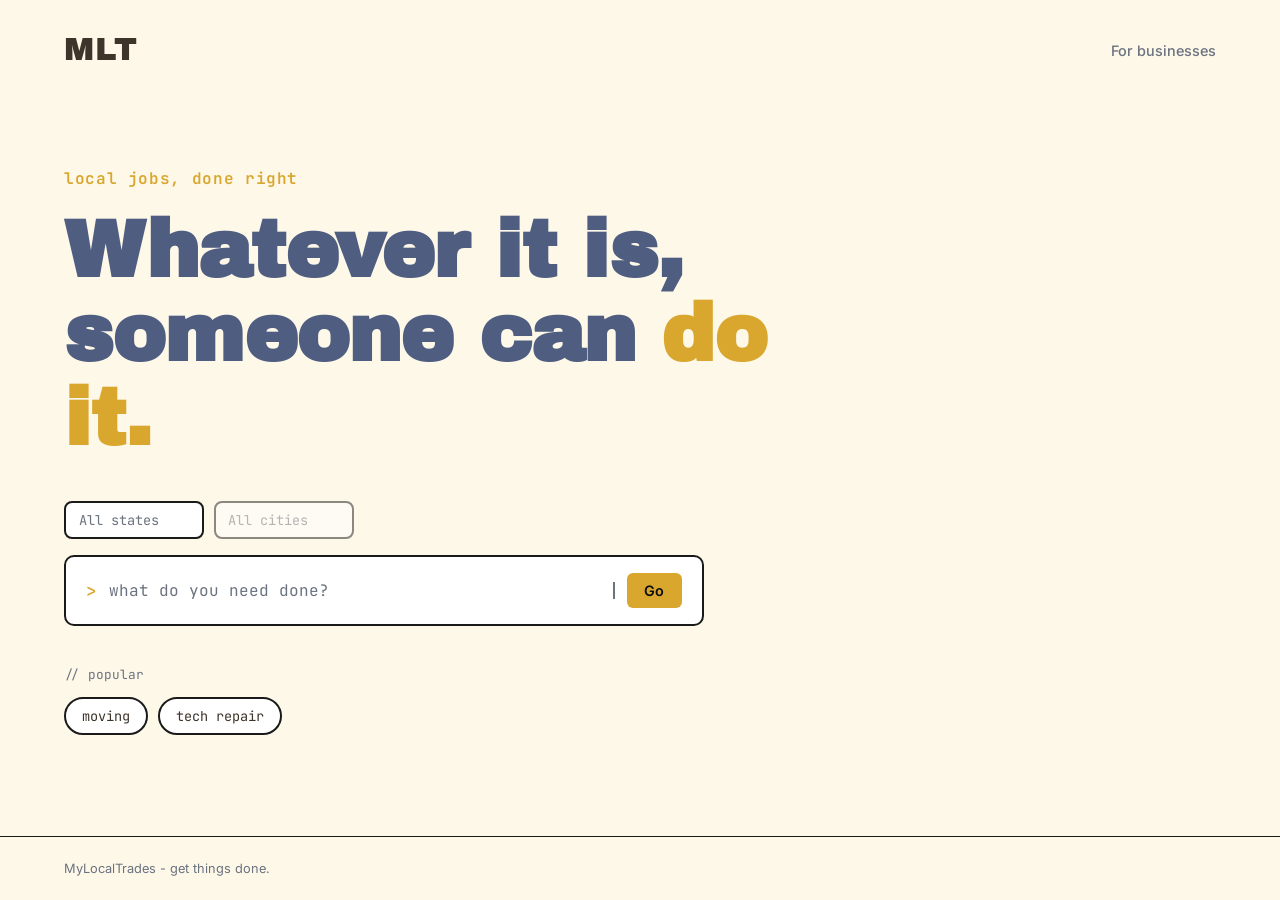
<file: index.html>
<!DOCTYPE html>
<html lang="en">
<head>
<meta charset="UTF-8">
<meta name="viewport" content="width=device-width, initial-scale=1.0">
<title>MyLocalTrades - Get it done.</title>
<link rel="stylesheet" href="style.css">
</head>
<body>

  <header class="topbar">
    <div class="wordmark">MLT</div>
    <nav class="topnav">
      <a href="#" class="nav-link">For businesses</a>
    </nav>
  </header>

  <main class="hero">
    <p class="eyebrow">local jobs, done right</p>
    <h1 class="headline">Whatever it is,<br>someone can <span class="accent">do it.</span></h1>

    <div class="location-row">
      <div class="location-field">
        <input
          id="stateSelect"
          class="location-select"
          type="text"
          list="stateOptions"
          placeholder="All states"
          autocomplete="off"
        >
        <datalist id="stateOptions"></datalist>
      </div>
      <div class="location-field">
        <input
          id="citySelect"
          class="location-select"
          type="text"
          list="cityOptions"
          placeholder="All cities"
          autocomplete="off"
          disabled
        >
        <datalist id="cityOptions"></datalist>
      </div>
    </div>

    <div class="prompt-shell">
      <span class="prompt-glyph">&gt;</span>
      <input
        id="searchInput"
        class="prompt-input"
        type="text"
        placeholder="what do you need done?"
        autocomplete="off"
        spellcheck="false"
      >
      <span class="cursor" aria-hidden="true"></span>
      <button class="prompt-go" id="searchGo" aria-label="Search">Go</button>
    </div>

    <div class="services">
      <p class="services-label">// popular</p>
      <!-- Tags are rendered by script.js from whatever categories
           exist in providers.txt. Add/remove a category by
           adding/removing listings in that file - not here. -->
      <div class="tag-row" id="tagRow"></div>
    </div>
  </main>

  <footer class="footer">
    <p>MyLocalTrades - get things done.</p>
  </footer>

<script src="script.js"></script>
</body>
</html>
</file>
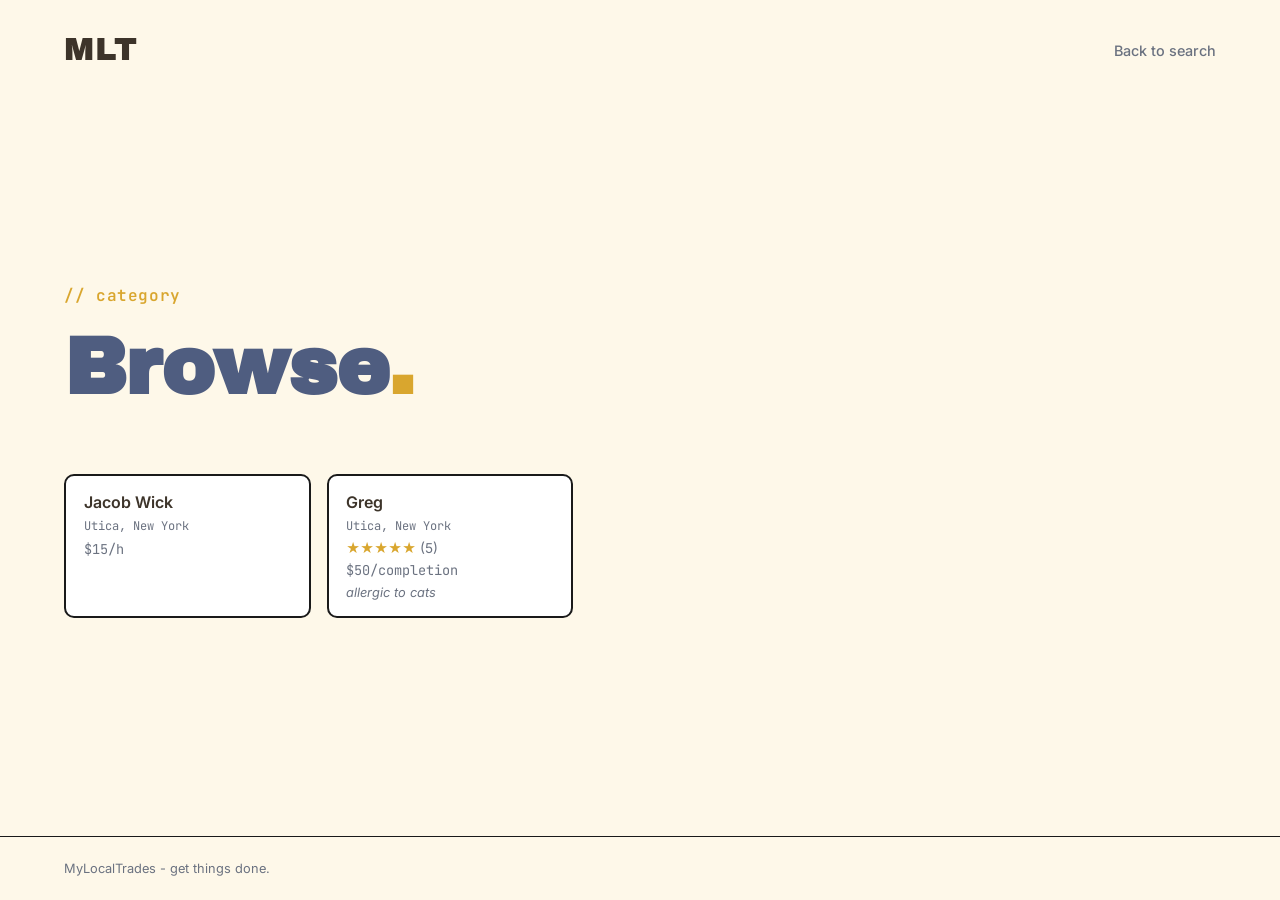
<file: category.html>
<!DOCTYPE html>
<html lang="en">
<head>
<meta charset="UTF-8">
<meta name="viewport" content="width=device-width, initial-scale=1.0">
<title>MyLocalTrades - Browse category</title>
<link rel="stylesheet" href="style.css">
</head>
<body>

  <header class="topbar">
    <a href="index.html" class="wordmark" style="text-decoration:none;color:inherit;">MLT</a>
    <nav class="topnav">
      <a href="index.html" class="nav-link">Back to search</a>
    </nav>
  </header>

  <main class="hero">
    <p class="eyebrow">// category</p>
    <h1 class="headline" id="categoryTitle">Loading<span class="accent">...</span></h1>

    <div id="listingsArea">
      <p id="loadingMsg" style="color: var(--text-dim); font-family: 'JetBrains Mono', monospace; font-size: 0.95rem;">
        Loading listings...
      </p>
      <div id="cardGrid" class="card-grid"></div>
    </div>

  </main>

  <footer class="footer">
    <p>MyLocalTrades - get things done.</p>
  </footer>

<script src="script.js" defer></script>
<script defer>
  // defer on both tags guarantees script.js has fully run (so
  // parseProviders/titleCase exist) before this block runs, and
  // that the DOM is ready. This removes the loading race that
  // could leave the page stuck on "Loading listings..." on a
  // slow first load.
  window.addEventListener("DOMContentLoaded", () => {
    const params = new URLSearchParams(window.location.search);
    const type = params.get("type");
    const q = params.get("q");
    const state = params.get("state");
    const city = params.get("city");
    const titleEl = document.getElementById("categoryTitle");

    if (type) {
      titleEl.innerHTML = `${titleCase(type)}<span class="accent">.</span>`;
    } else if (q) {
      titleEl.innerHTML = `Results for<br><span class="accent">"${q.replace(/</g, "&lt;")}"</span>`;
    } else {
      titleEl.innerHTML = `Browse<span class="accent">.</span>`;
    }

    loadListings(type, state, city);
  });

  function starsDisplay(starsValue) {
    const num = parseFloat(starsValue);
    if (isNaN(num)) return "";
    const rounded = Math.round(num * 2) / 2; // nearest half star
    const full = Math.floor(rounded);
    const half = rounded - full === 0.5;
    let str = "\u2605".repeat(full);
    if (half) str += "\u00BD";
    return `${str} <span style="color: var(--text-dim);">(${num})</span>`;
  }

  function renderCard(entry) {
    const card = document.createElement("a");
    card.className = "provider-card";
    const linkParams = new URLSearchParams();
    linkParams.set("name", entry.name);
    linkParams.set("category", entry.category);
    card.href = `request.html?${linkParams.toString()}`;

    let html = "";

    if (entry.photo) {
      const photoUrl = toRawGithubUrl(entry.photo);
      html += `<img class="provider-photo" src="${photoUrl}" alt="${entry.name}" loading="lazy" onerror="this.style.display='none'">`;
    }

    html += `<div class="provider-body">`;
    html += `<p class="provider-name">${entry.name}</p>`;

    if (entry.city || entry.state) {
      const location = [entry.city, entry.state].filter(Boolean).join(", ");
      html += `<p class="provider-location">${location}</p>`;
    }

    if (entry.stars) {
      html += `<p class="provider-stars">${starsDisplay(entry.stars)}</p>`;
    }

    if (entry.price) {
      html += `<p class="provider-price">${entry.price}</p>`;
    }

    if (entry.other) {
      html += `<p class="provider-other">${entry.other}</p>`;
    }

    html += `</div>`;
    card.innerHTML = html;
    return card;
  }

  async function loadListings(type, state, city) {
    const loadingMsg = document.getElementById("loadingMsg");
    const grid = document.getElementById("cardGrid");

    try {
      const res = await fetch("providers.txt");
      if (!res.ok) throw new Error("Could not load providers.txt");
      const text = await res.text();
      const allProviders = parseProviders(text);

      let matches = type
        ? allProviders.filter((p) => p.category.toLowerCase() === type.toLowerCase())
        : allProviders;

      // Location filters stack on top of category. A provider
      // with no state/city set is simply not filtered out by
      // location - it'll still show up under "All states".
      if (state) {
        matches = matches.filter((p) => p.state && p.state.toLowerCase() === state.toLowerCase());
      }
      if (city) {
        matches = matches.filter((p) => p.city && p.city.toLowerCase() === city.toLowerCase());
      }

      if (matches.length === 0) {
        loadingMsg.textContent = "No listings yet for this category. Check back soon.";
        return;
      }

      loadingMsg.style.display = "none";
      matches.forEach((entry) => grid.appendChild(renderCard(entry)));
    } catch (err) {
      loadingMsg.textContent = "Couldn't load listings right now.";
      console.error(err);
    }
  }
</script>
</body>
</html>
</file>
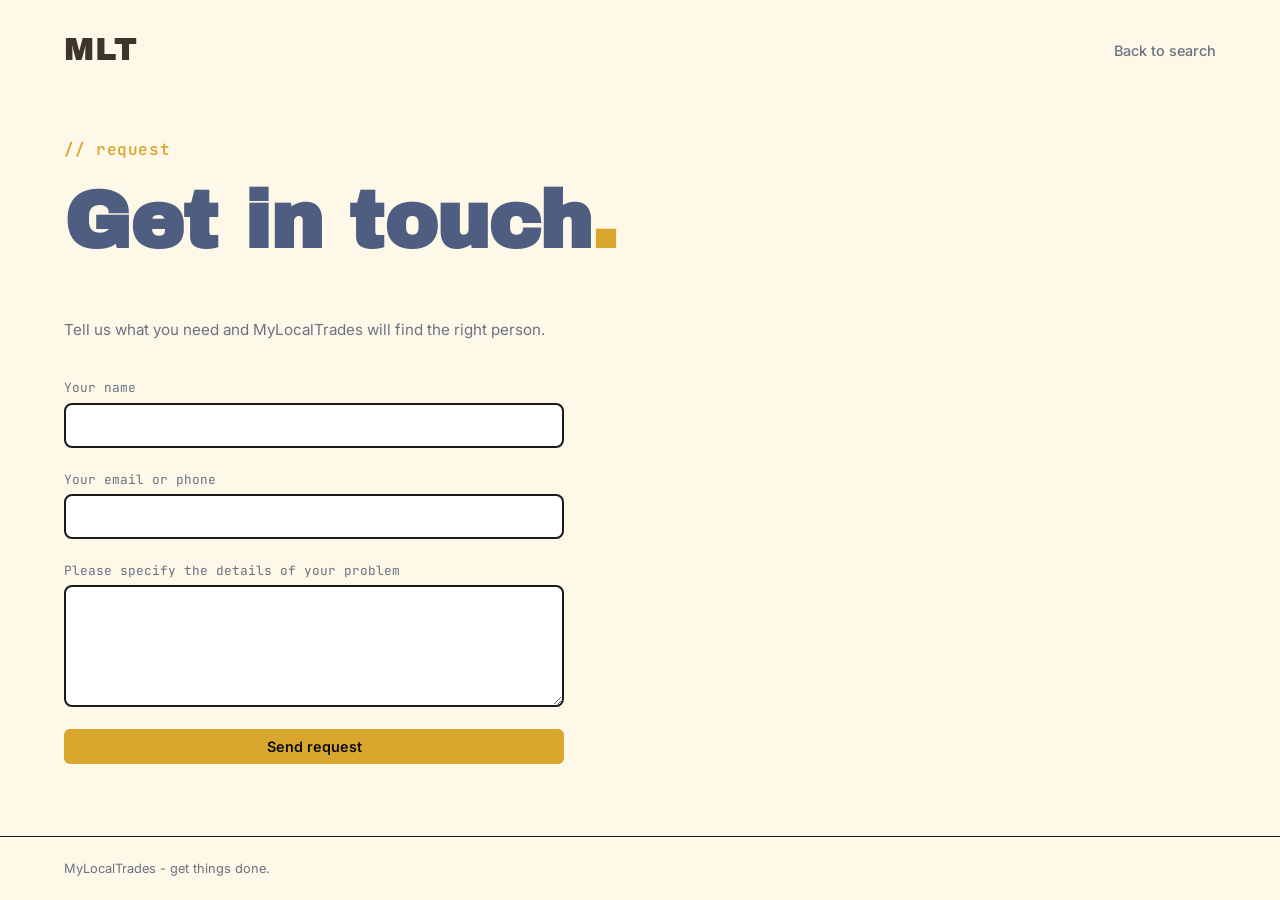
<file: request.html>
<!DOCTYPE html>
<html lang="en">
<head>
<meta charset="UTF-8">
<meta name="viewport" content="width=device-width, initial-scale=1.0">
<title>MyLocalTrades - Request</title>
<link rel="stylesheet" href="style.css">
</head>
<body>

  <header class="topbar">
    <a href="index.html" class="wordmark" style="text-decoration:none;color:inherit;">MLT</a>
    <nav class="topnav">
      <a href="index.html" class="nav-link">Back to search</a>
    </nav>
  </header>

  <main class="hero">
    <p class="eyebrow">// request</p>
    <h1 class="headline" id="requestTitle">Get in touch<span class="accent">.</span></h1>
    <p id="requestSubtitle" class="request-subtitle"></p>

    <div id="providerSummary" class="provider-summary" style="display:none;"></div>

    <div id="switchRow" class="switch-row" style="display:none;">
      <label class="form-label" for="providerSwitch">Choose a different provider</label>
      <select id="providerSwitch" class="location-select"></select>
    </div>

    <form
      id="requestForm"
      class="request-form"
      action="https://formspree.io/f/xaewdbar"
      method="POST"
    >
      <input type="hidden" name="requested_provider" id="hiddenProvider">
      <input type="hidden" name="requested_category" id="hiddenCategory">

      <label class="form-label" for="fromName">Your name</label>
      <input class="form-input" type="text" id="fromName" name="Your name" required>

      <label class="form-label" for="fromContact">Your email or phone</label>
      <input class="form-input" type="text" id="fromContact" name="Your contact info" required>

      <label class="form-label" for="message">Please specify the details of your problem</label>
      <textarea class="form-input" id="message" name="Message" rows="5" required></textarea>

      <button class="prompt-go" type="submit" style="margin-top: 1rem;">Send request</button>
    </form>

    <div id="successMsg" class="request-success" style="display:none;">
      <p>Request sent. MyLocalTrades will reach out to connect you.</p>
    </div>

  </main>

  <footer class="footer">
    <p>MyLocalTrades - get things done.</p>
  </footer>

<script src="script.js" defer></script>
<script defer>
  window.addEventListener("DOMContentLoaded", async () => {
    const params = new URLSearchParams(window.location.search);
    let name = params.get("name") || "";
    const category = params.get("category") || "";

    const titleEl = document.getElementById("requestTitle");
    const subtitleEl = document.getElementById("requestSubtitle");
    const summaryEl = document.getElementById("providerSummary");
    const switchRow = document.getElementById("switchRow");
    const providerSwitch = document.getElementById("providerSwitch");
    const hiddenProvider = document.getElementById("hiddenProvider");
    const hiddenCategory = document.getElementById("hiddenCategory");

    hiddenCategory.value = category;

    // Renders the provider summary card (photo/stars/price/other)
    // for whichever provider is currently selected. Called on
    // initial load and again whenever someone picks a different
    // provider from the switch dropdown - never touches the form
    // fields below it, so typed-in info is never lost.
    function renderSummary(match) {
      if (!match) {
        summaryEl.style.display = "none";
        return;
      }
      let html = "";
      if (match.photo) {
        const photoUrl = toRawGithubUrl(match.photo);
        html += `<img class="provider-photo" src="${photoUrl}" alt="${match.name}" onerror="this.style.display='none'">`;
      }
      html += `<div class="provider-body">`;
      if (match.city || match.state) {
        const location = [match.city, match.state].filter(Boolean).join(", ");
        html += `<p class="provider-location">${location}</p>`;
      }
      if (match.stars) html += `<p class="provider-stars">${starsDisplay(match.stars)}</p>`;
      if (match.price) html += `<p class="provider-price">${match.price}</p>`;
      if (match.other) html += `<p class="provider-other">${match.other}</p>`;
      html += `</div>`;
      summaryEl.innerHTML = html;
      summaryEl.style.display = "flex";
    }

    function selectProvider(providerName, sameCategoryProviders) {
      name = providerName;
      const match = sameCategoryProviders.find((p) => p.name === providerName);

      titleEl.innerHTML = `Request<br><span class="accent">${name}</span>`;
      subtitleEl.textContent = category
        ? `${titleCase(category)} - tell us what you need and MyLocalTrades will reach out to connect you.`
        : `Tell us what you need and MyLocalTrades will reach out to connect you.`;

      hiddenProvider.value = name;
      renderSummary(match);

      // Update the URL quietly so refreshing/sharing the link
      // keeps whichever provider is currently selected - without
      // reloading the page or touching anything the person typed.
      const newParams = new URLSearchParams(window.location.search);
      newParams.set("name", providerName);
      history.replaceState(null, "", `${window.location.pathname}?${newParams.toString()}`);
    }

    if (!name) {
      subtitleEl.textContent = "Tell us what you need and MyLocalTrades will find the right person.";
    }

    if (category) {
      try {
        const res = await fetch("providers.txt");
        const text = await res.text();
        const all = parseProviders(text);
        const sameCategory = all.filter(
          (p) => p.category.toLowerCase() === category.toLowerCase()
        );

        // Only show the switcher if there's actually more than one
        // provider to switch to - no point showing a dropdown with
        // a single option.
        if (sameCategory.length > 1) {
          providerSwitch.innerHTML = "";
          for (const p of sameCategory) {
            const opt = document.createElement("option");
            opt.value = p.name;
            opt.textContent = p.name;
            if (p.name === name) opt.selected = true;
            providerSwitch.appendChild(opt);
          }
          switchRow.style.display = "flex";

          providerSwitch.addEventListener("change", () => {
            selectProvider(providerSwitch.value, sameCategory);
          });
        }

        if (name) {
          const initialMatch = sameCategory.find((p) => p.name === name);
          selectProvider(name, sameCategory);
          if (!initialMatch) renderSummary(null);
        }
      } catch (err) {
        console.error("Could not load provider details:", err);
      }
    } else if (name) {
      titleEl.innerHTML = `Request<br><span class="accent">${name}</span>`;
      hiddenProvider.value = name;
    }

    const form = document.getElementById("requestForm");
    const successMsg = document.getElementById("successMsg");

    form.addEventListener("submit", async (e) => {
      e.preventDefault();
      const submitBtn = form.querySelector("button[type=submit]");
      submitBtn.disabled = true;
      submitBtn.textContent = "Sending...";

      try {
        const res = await fetch(form.action, {
          method: "POST",
          body: new FormData(form),
          headers: { Accept: "application/json" }
        });

        if (res.ok) {
          form.style.display = "none";
          successMsg.style.display = "block";
        } else {
          throw new Error("Form submission failed");
        }
      } catch (err) {
        console.error(err);
        submitBtn.disabled = false;
        submitBtn.textContent = "Send request";
        alert("Something went wrong sending your request. Please try again.");
      }
    });
  });
</script>
</body>
</html>
</file>
<file: style.css>
@import url('https://fonts.googleapis.com/css2?family=Archivo+Black&family=Inter:wght@400;500;600&family=JetBrains+Mono:wght@400;500&display=swap');

:root {
  --bg: #FEF8E9;
  --bg-card: #FFFFFF;
  --text: #3D342A;
  --text-dim: #6B7280;
  --accent: #D9A62E;
  --accent-soft: #E6C173;
  --border: #1A1A1A;
  --headline: #4F5D80;
}

* {
  margin: 0;
  padding: 0;
  box-sizing: border-box;
}

html {
  scroll-behavior: smooth;
}

body {
  background: var(--bg);
  color: var(--text);
  font-family: 'Inter', system-ui, sans-serif;
  min-height: 100vh;
  display: flex;
  flex-direction: column;
}

/* ---------- topbar ---------- */

.topbar {
  display: flex;
  align-items: center;
  justify-content: space-between;
  padding: 2rem clamp(1.5rem, 5vw, 4rem);
}

.wordmark {
  font-family: 'Archivo Black', sans-serif;
  font-size: 2rem;
  letter-spacing: 0.02em;
}

.nav-link {
  color: var(--text-dim);
  text-decoration: none;
  font-size: 0.9rem;
  font-weight: 500;
  transition: color 0.15s ease;
}

.nav-link:hover,
.nav-link:focus-visible {
  color: var(--text);
}

/* ---------- hero ---------- */

.hero {
  flex: 1;
  display: flex;
  flex-direction: column;
  justify-content: center;
  padding: 2rem clamp(1.5rem, 5vw, 4rem) 4rem;
  max-width: 900px;
}

.eyebrow {
  font-family: 'JetBrains Mono', monospace;
  font-size: 1rem;
  font-weight: 600;
  color: var(--accent);
  letter-spacing: 0.04em;
  margin-bottom: 1.25rem;
}

.headline {
  font-family: 'Archivo Black', sans-serif;
  font-size: clamp(2.5rem, 7vw, 5rem);
  line-height: 1.05;
  letter-spacing: -0.01em;
  margin-bottom: 2.5rem;
  color: var(--headline);
}

.accent {
  color: var(--accent);
}

/* ---------- location filters ---------- */

.location-row {
  display: flex;
  gap: 0.6rem;
  margin-bottom: 1rem;
  flex-wrap: wrap;
}

.location-field {
  position: relative;
}

.location-select {
  font-family: 'JetBrains Mono', monospace;
  font-size: 0.85rem;
  color: var(--text);
  background: var(--bg-card);
  border: 2px solid var(--border);
  border-radius: 8px;
  padding: 0.5rem 0.8rem;
  cursor: text;
  outline: none;
  width: 140px;
  transition: border-color 0.15s ease;
}

.location-select:focus {
  border-color: var(--accent);
}

.location-select::placeholder {
  color: var(--text-dim);
}

.location-select:disabled {
  opacity: 0.5;
  cursor: not-allowed;
}

/* ---------- prompt / search ---------- */

.prompt-shell {
  display: flex;
  align-items: center;
  gap: 0.75rem;
  background: var(--bg-card);
  border: 2px solid var(--border);
  border-radius: 10px;
  padding: 1rem 1.25rem;
  max-width: 640px;
  transition: border-color 0.15s ease;
}

.prompt-shell:focus-within {
  border-color: var(--accent);
}

.prompt-glyph {
  font-family: 'JetBrains Mono', monospace;
  color: var(--accent);
  font-size: 1.1rem;
  font-weight: 500;
}

.prompt-input {
  flex: 1;
  background: transparent;
  border: none;
  outline: none;
  color: var(--text);
  font-family: 'JetBrains Mono', monospace;
  font-size: 1rem;
  min-width: 0;
}

.prompt-input::placeholder {
  color: var(--text-dim);
}

.cursor {
  width: 2px;
  height: 1.1rem;
  background: var(--text-dim);
  animation: blink 1.1s step-end infinite;
  flex-shrink: 0;
}

.prompt-input:focus ~ .cursor {
  display: none;
}

@keyframes blink {
  0%, 50% { opacity: 1; }
  50.01%, 100% { opacity: 0; }
}

.prompt-go {
  background: var(--accent);
  color: #0B0D0F;
  border: none;
  border-radius: 6px;
  padding: 0.55rem 1.1rem;
  font-family: 'Inter', sans-serif;
  font-weight: 600;
  font-size: 0.9rem;
  cursor: pointer;
  transition: opacity 0.15s ease;
  flex-shrink: 0;
}

.prompt-go:hover,
.prompt-go:focus-visible {
  opacity: 0.85;
}

/* ---------- services ---------- */

.services {
  margin-top: 2.5rem;
}

.services-label {
  font-family: 'JetBrains Mono', monospace;
  font-size: 0.8rem;
  color: var(--text-dim);
  margin-bottom: 0.9rem;
}

.tag-row {
  display: flex;
  flex-wrap: wrap;
  gap: 0.6rem;
}

.tag {
  font-family: 'JetBrains Mono', monospace;
  font-size: 0.85rem;
  color: var(--text);
  background: var(--bg-card);
  border: 2px solid var(--border);
  border-radius: 999px;
  padding: 0.5rem 1rem;
  cursor: pointer;
  transition: border-color 0.15s ease, color 0.15s ease, background 0.15s ease;
}

.tag:hover,
.tag:focus-visible {
  border-color: var(--accent);
  color: var(--accent-soft);
}

/* ---------- footer ---------- */

.footer {
  padding: 1.5rem clamp(1.5rem, 5vw, 4rem);
  color: var(--text-dim);
  font-size: 0.8rem;
  border-top: 1px solid var(--border);
}

/* ---------- reduced motion ---------- */

@media (prefers-reduced-motion: reduce) {
  .cursor {
    animation: none;
    opacity: 1;
  }
}

/* ---------- mobile ---------- */

@media (max-width: 480px) {
  .prompt-shell {
    flex-wrap: wrap;
  }
  .prompt-go {
    width: 100%;
    order: 3;
  }
}

/* ---------- provider cards ---------- */

.card-grid {
  display: grid;
  grid-template-columns: repeat(auto-fill, minmax(240px, 1fr));
  gap: 1rem;
  margin-top: 1.5rem;
}

.provider-card {
  background: var(--bg-card);
  border: 2px solid var(--border);
  border-radius: 10px;
  overflow: hidden;
  display: flex;
  flex-direction: column;
  text-decoration: none;
  color: inherit;
  cursor: pointer;
  transition: border-color 0.15s ease, transform 0.15s ease;
}

.provider-card:hover,
.provider-card:focus-visible {
  border-color: var(--accent-soft);
  transform: translateY(-2px);
}

.provider-photo {
  width: 100%;
  height: 160px;
  object-fit: cover;
  display: block;
  background: var(--bg);
}

.provider-body {
  padding: 1rem 1.1rem;
}

.provider-name {
  font-family: 'Inter', sans-serif;
  font-weight: 600;
  font-size: 1rem;
  margin-bottom: 0.35rem;
}

.provider-location {
  font-family: 'JetBrains Mono', monospace;
  font-size: 0.75rem;
  color: var(--text-dim);
  margin-bottom: 0.35rem;
}

.provider-stars {
  font-size: 0.85rem;
  color: var(--accent);
  margin-bottom: 0.35rem;
}

.provider-price {
  font-family: 'JetBrains Mono', monospace;
  font-size: 0.85rem;
  color: var(--text-dim);
  margin-bottom: 0.35rem;
}

.provider-other {
  font-size: 0.8rem;
  color: var(--text-dim);
  font-style: italic;
}

/* ---------- request form ---------- */

.request-subtitle {
  color: var(--text-dim);
  font-size: 0.95rem;
  margin: 1rem 0 1.5rem;
  max-width: 500px;
}

.provider-summary {
  display: flex;
  gap: 1rem;
  align-items: center;
  background: var(--bg-card);
  border: 2px solid var(--border);
  border-radius: 10px;
  padding: 1rem;
  max-width: 500px;
  margin-bottom: 2rem;
}

.provider-summary .provider-photo {
  width: 72px;
  height: 72px;
  border-radius: 8px;
  object-fit: cover;
  flex-shrink: 0;
}

.provider-summary .provider-body {
  display: flex;
  flex-direction: column;
  gap: 0.25rem;
}

.switch-row {
  display: flex;
  flex-direction: column;
  gap: 0.4rem;
  max-width: 500px;
  margin-bottom: 2rem;
}

.switch-row .location-select {
  width: 100%;
}

.request-form {
  display: flex;
  flex-direction: column;
  max-width: 500px;
  gap: 0.4rem;
}

.form-label {
  font-family: 'JetBrains Mono', monospace;
  font-size: 0.8rem;
  color: var(--text-dim);
  margin-top: 1rem;
}

.form-input {
  background: var(--bg-card);
  border: 2px solid var(--border);
  border-radius: 8px;
  padding: 0.7rem 0.9rem;
  color: var(--text);
  font-family: 'Inter', sans-serif;
  font-size: 0.95rem;
  outline: none;
  transition: border-color 0.15s ease;
  resize: vertical;
}

.form-input:focus {
  border-color: var(--accent);
}

.request-success {
  max-width: 500px;
  background: var(--bg-card);
  border: 1px solid var(--accent-soft);
  border-radius: 10px;
  padding: 1.25rem 1.5rem;
  color: var(--text);
}
</file>
